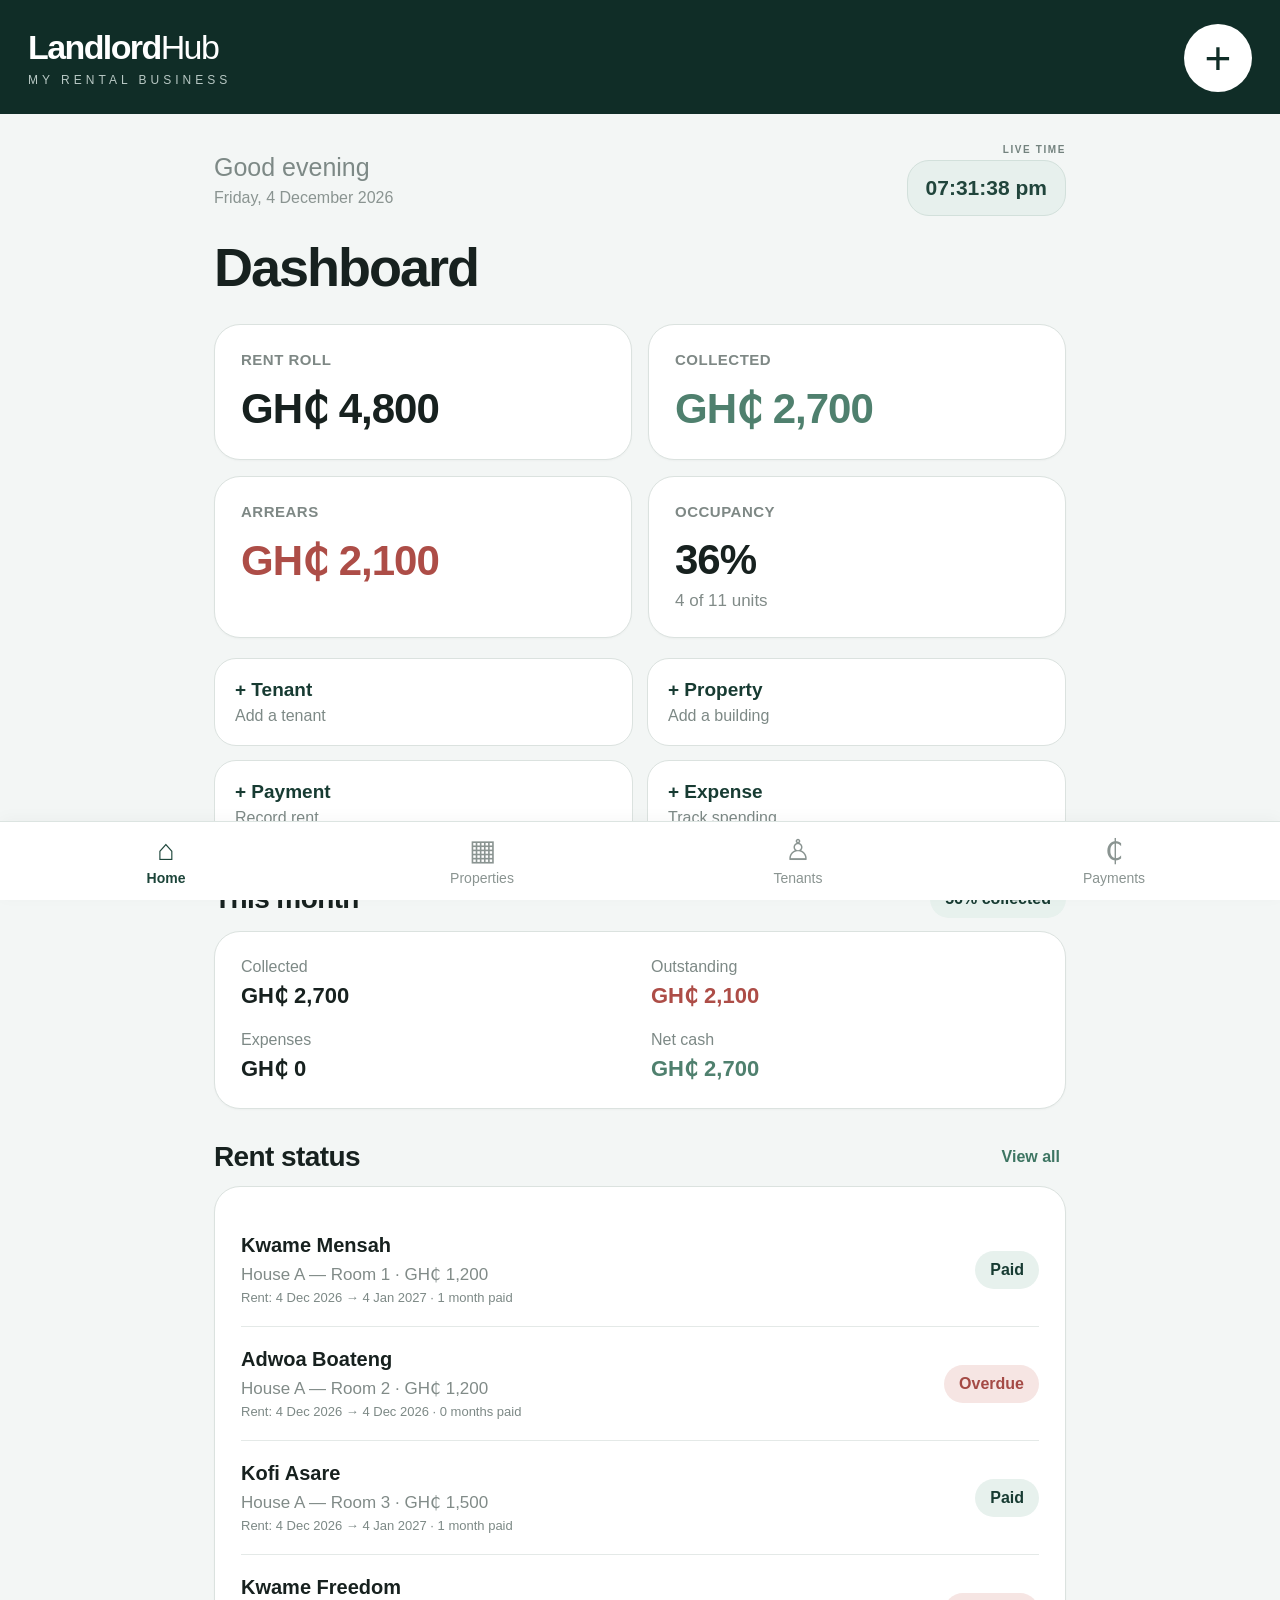
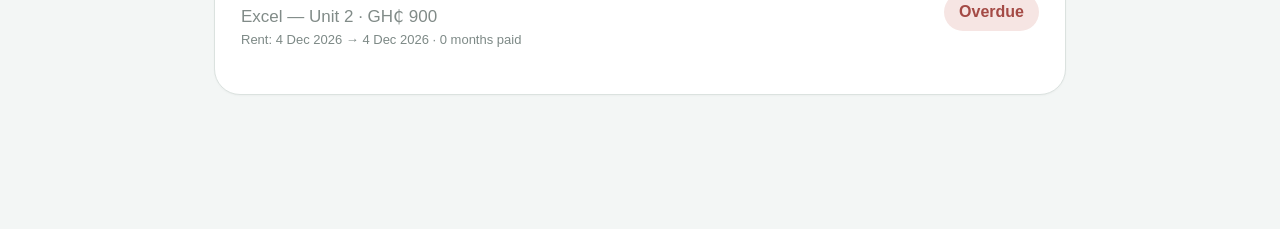
<file: index.html>
<!doctype html>
<html lang="en">
<head>
  <meta charset="utf-8">
  <meta name="viewport" content="width=device-width, initial-scale=1, viewport-fit=cover">
  <meta name="theme-color" content="#102d27">
  <meta name="apple-mobile-web-app-capable" content="yes">
  <meta name="apple-mobile-web-app-status-bar-style" content="black-translucent">
  <title>LandlordHub</title>
 <link rel="stylesheet" href="style8.css">
</head>
<body>
  <header class="topbar">
    <div>
      <div class="brand"><strong>Landlord</strong>Hub</div>
      <div class="eyebrow">MY RENTAL BUSINESS</div>
    </div>
    <button class="icon-btn" id="quickAdd" aria-label="Add">+</button>
  </header>

  <main id="app" class="app"></main>

  <nav class="bottom-nav">
    <button data-view="home" class="nav-item active"><span>⌂</span><small>Home</small></button>
    <button data-view="properties" class="nav-item"><span>▦</span><small>Properties</small></button>
    <button data-view="tenants" class="nav-item"><span>♙</span><small>Tenants</small></button>
    <button data-view="payments" class="nav-item"><span>₵</span><small>Payments</small></button>
  </nav>

  <div id="modal" class="modal hidden"></div>
  <script src="app8.js"></script>
</body>
</html>
</file>
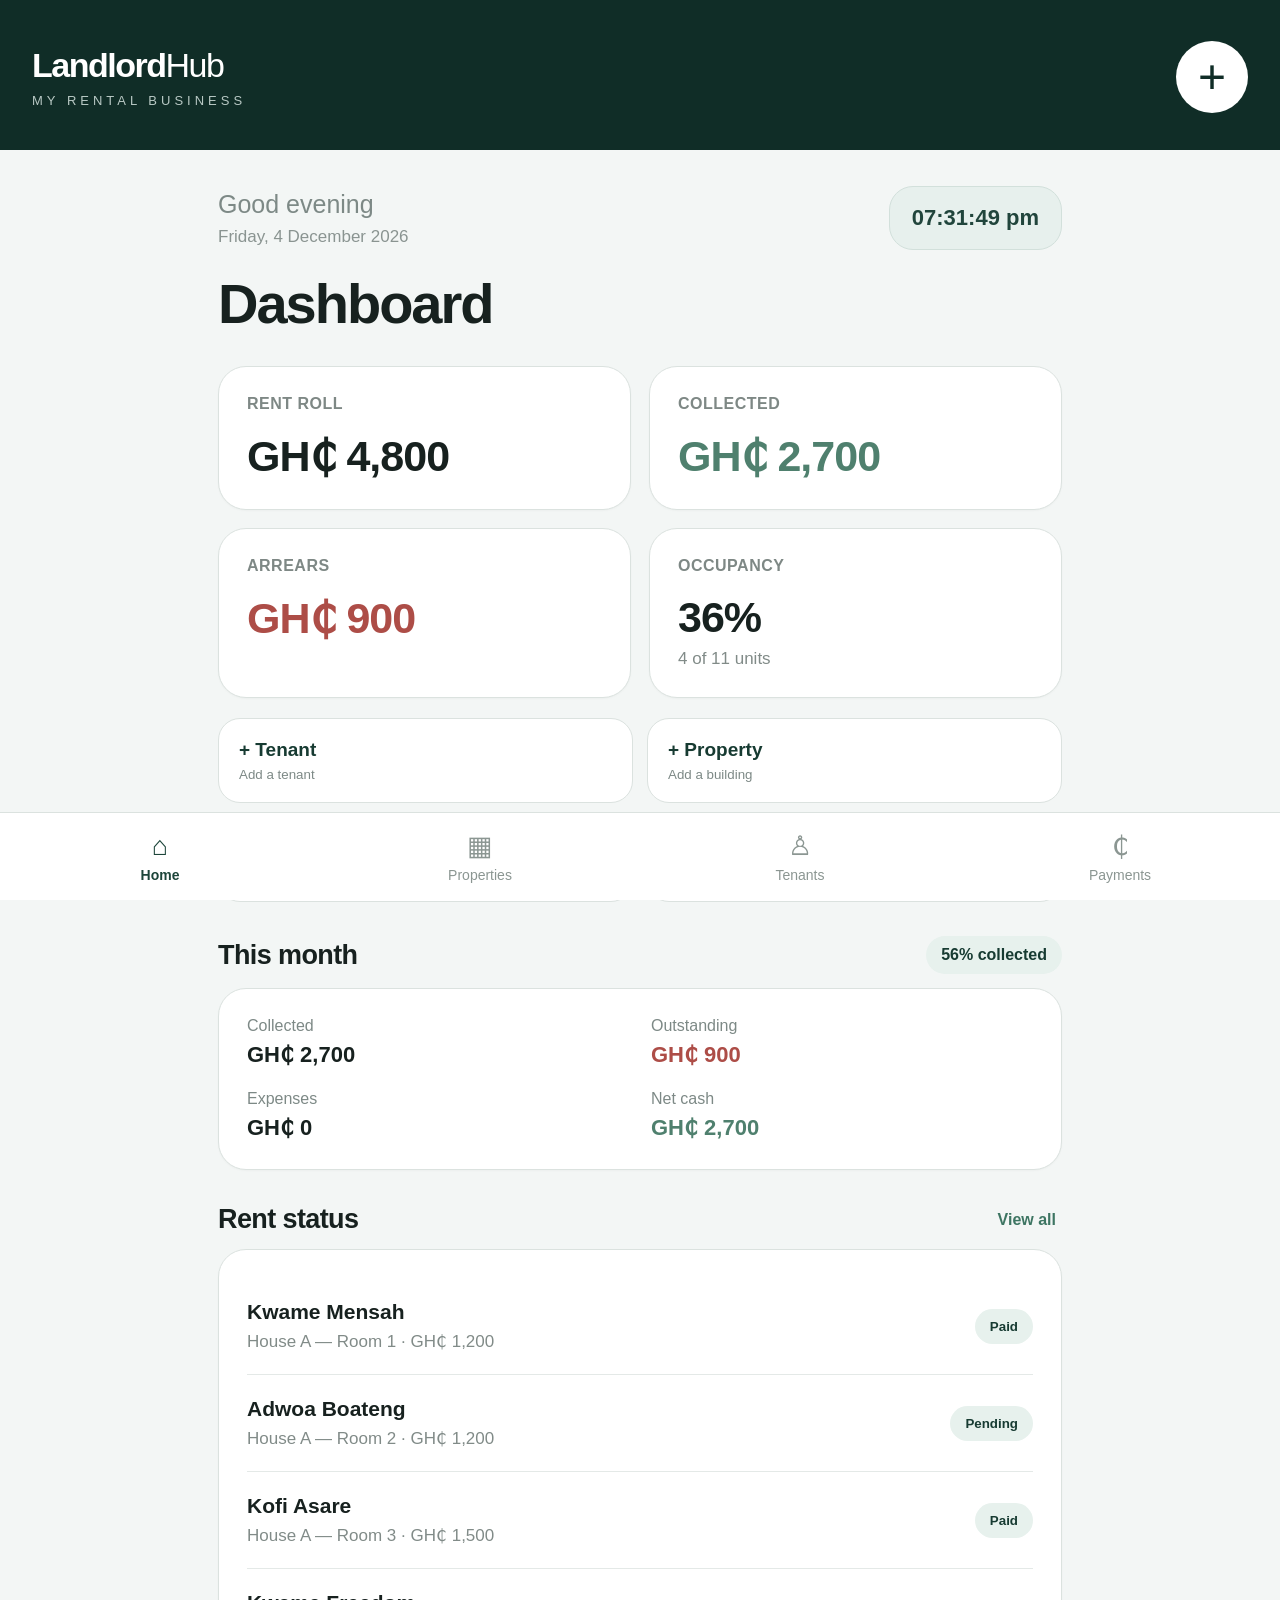
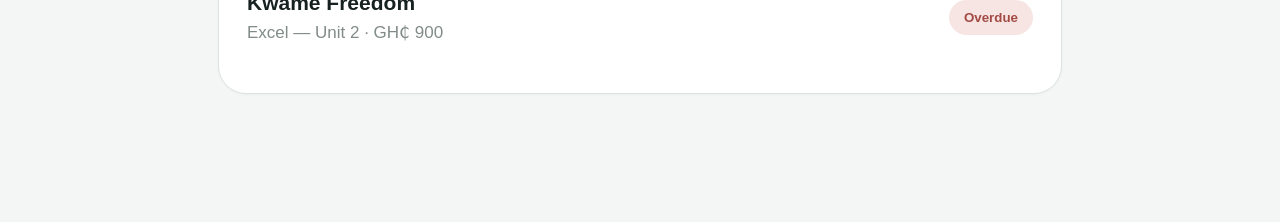
<file: index4.html>
<!doctype html>
<html lang="en">
<head>
<meta charset="utf-8"><meta name="viewport" content="width=device-width,initial-scale=1,viewport-fit=cover">
<meta name="theme-color" content="#102d27"><meta name="apple-mobile-web-app-capable" content="yes">
<title>LandlordHub V4</title><link rel="stylesheet" href="style4.css">
</head><body>
<header class="topbar"><div><div class="brand"><strong>Landlord</strong>Hub</div><div class="eyebrow">MY RENTAL BUSINESS</div></div><button class="icon-btn" id="quickAdd">+</button></header>
<main id="app" class="app"></main>
<nav class="bottom-nav"><button data-view="home" class="nav-item active"><span>⌂</span><small>Home</small></button><button data-view="properties" class="nav-item"><span>▦</span><small>Properties</small></button><button data-view="tenants" class="nav-item"><span>♙</span><small>Tenants</small></button><button data-view="payments" class="nav-item"><span>₵</span><small>Payments</small></button></nav>
<div id="modal" class="modal hidden"></div><script src="app4.js"></script></body></html>
</file>
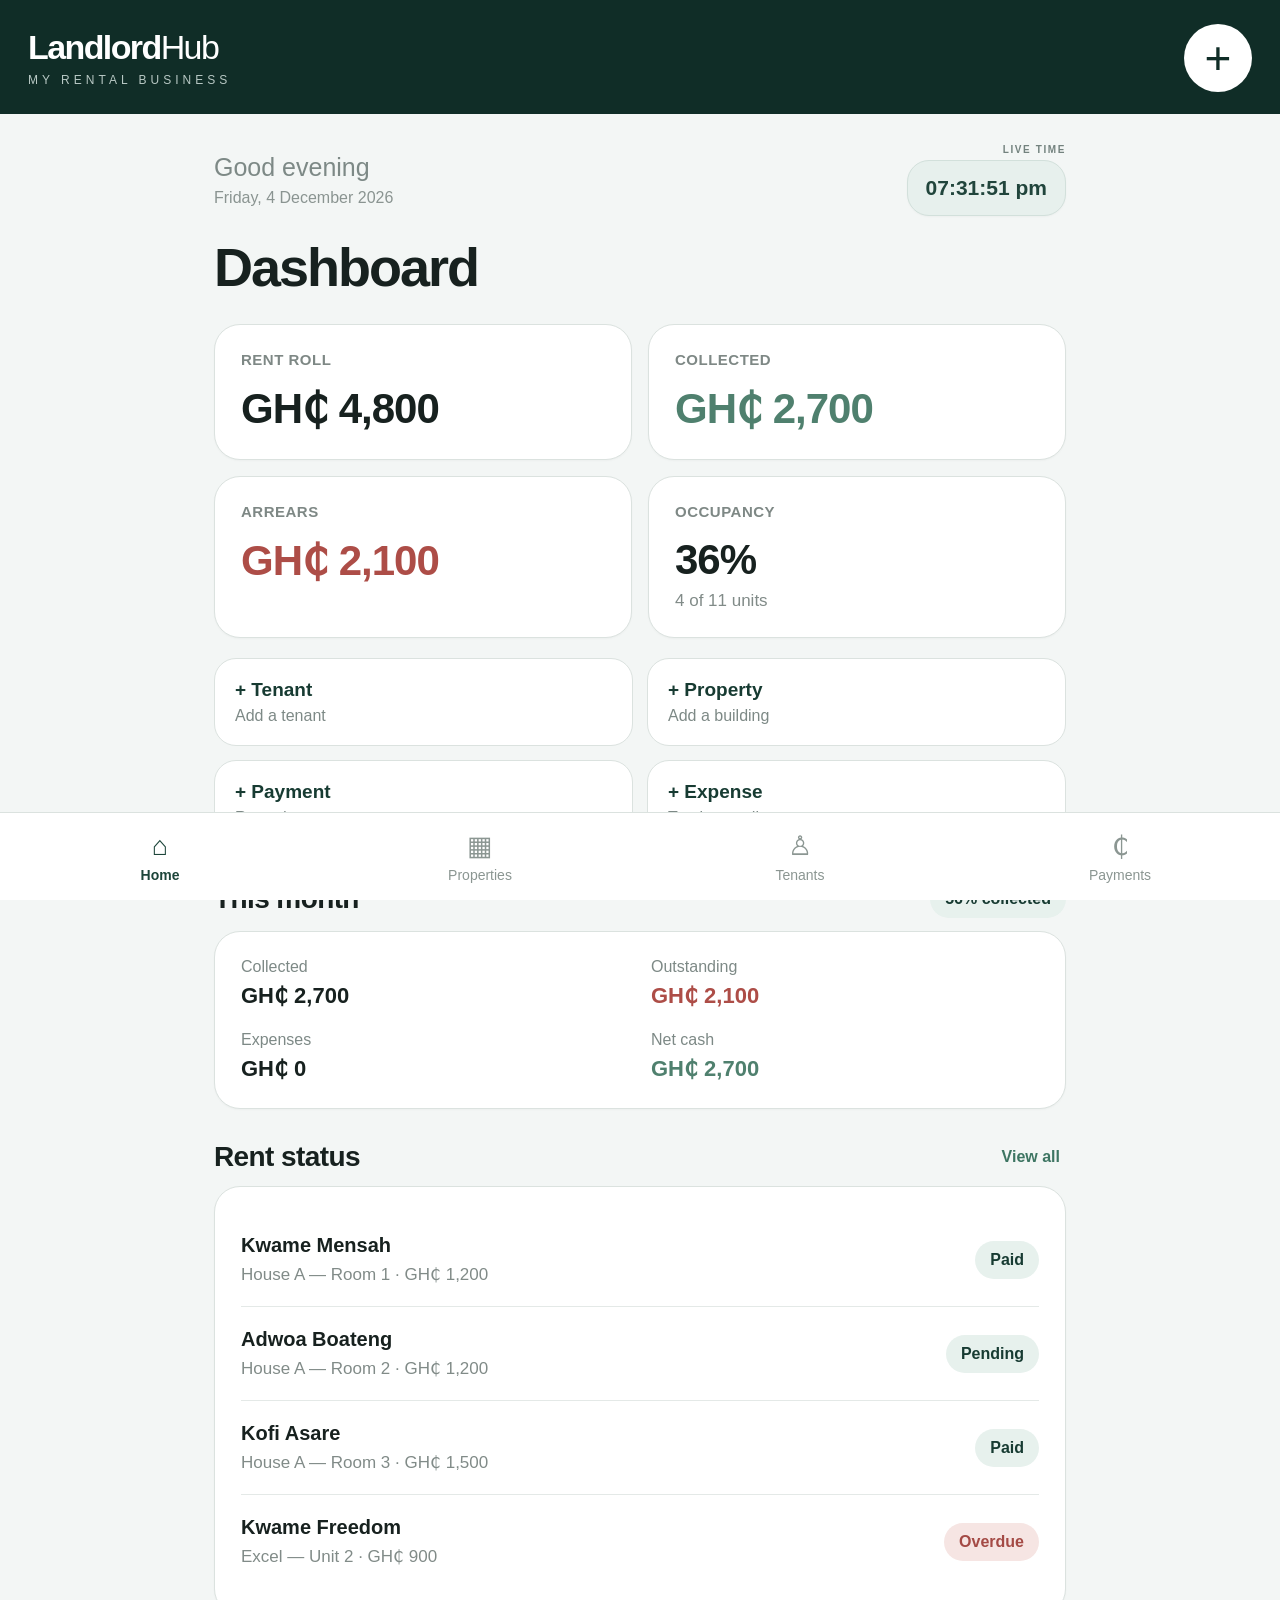
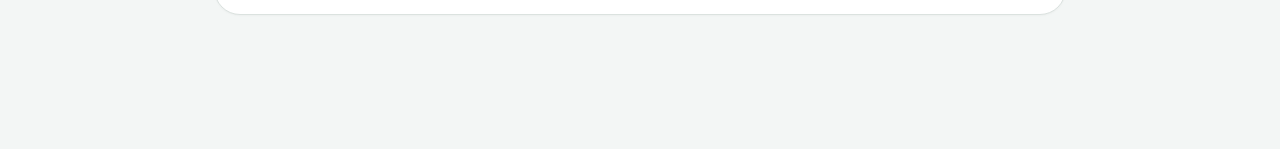
<file: index5.html>
<!doctype html>
<html lang="en">
<head>
<meta charset="utf-8">
<meta name="viewport" content="width=device-width,initial-scale=1,viewport-fit=cover">
<meta name="theme-color" content="#102d27">
<meta name="apple-mobile-web-app-capable" content="yes">
<meta name="apple-mobile-web-app-status-bar-style" content="black-translucent">
<title>LandlordHub V5</title>
<link rel="stylesheet" href="style5.css">
</head>
<body>
<header class="topbar">
  <div class="brand-block">
    <div class="brand"><strong>Landlord</strong>Hub</div>
    <div class="eyebrow">MY RENTAL BUSINESS</div>
  </div>
  <button class="icon-btn" id="quickAdd" aria-label="Add tenant">+</button>
</header>

<main id="app" class="app"></main>

<nav class="bottom-nav" aria-label="Main navigation">
  <button data-view="home" class="nav-item active"><span>⌂</span><small>Home</small></button>
  <button data-view="properties" class="nav-item"><span>▦</span><small>Properties</small></button>
  <button data-view="tenants" class="nav-item"><span>♙</span><small>Tenants</small></button>
  <button data-view="payments" class="nav-item"><span>₵</span><small>Payments</small></button>
</nav>

<div id="modal" class="modal hidden"></div>
<script src="app5.js"></script>
</body>
</html>
</file>
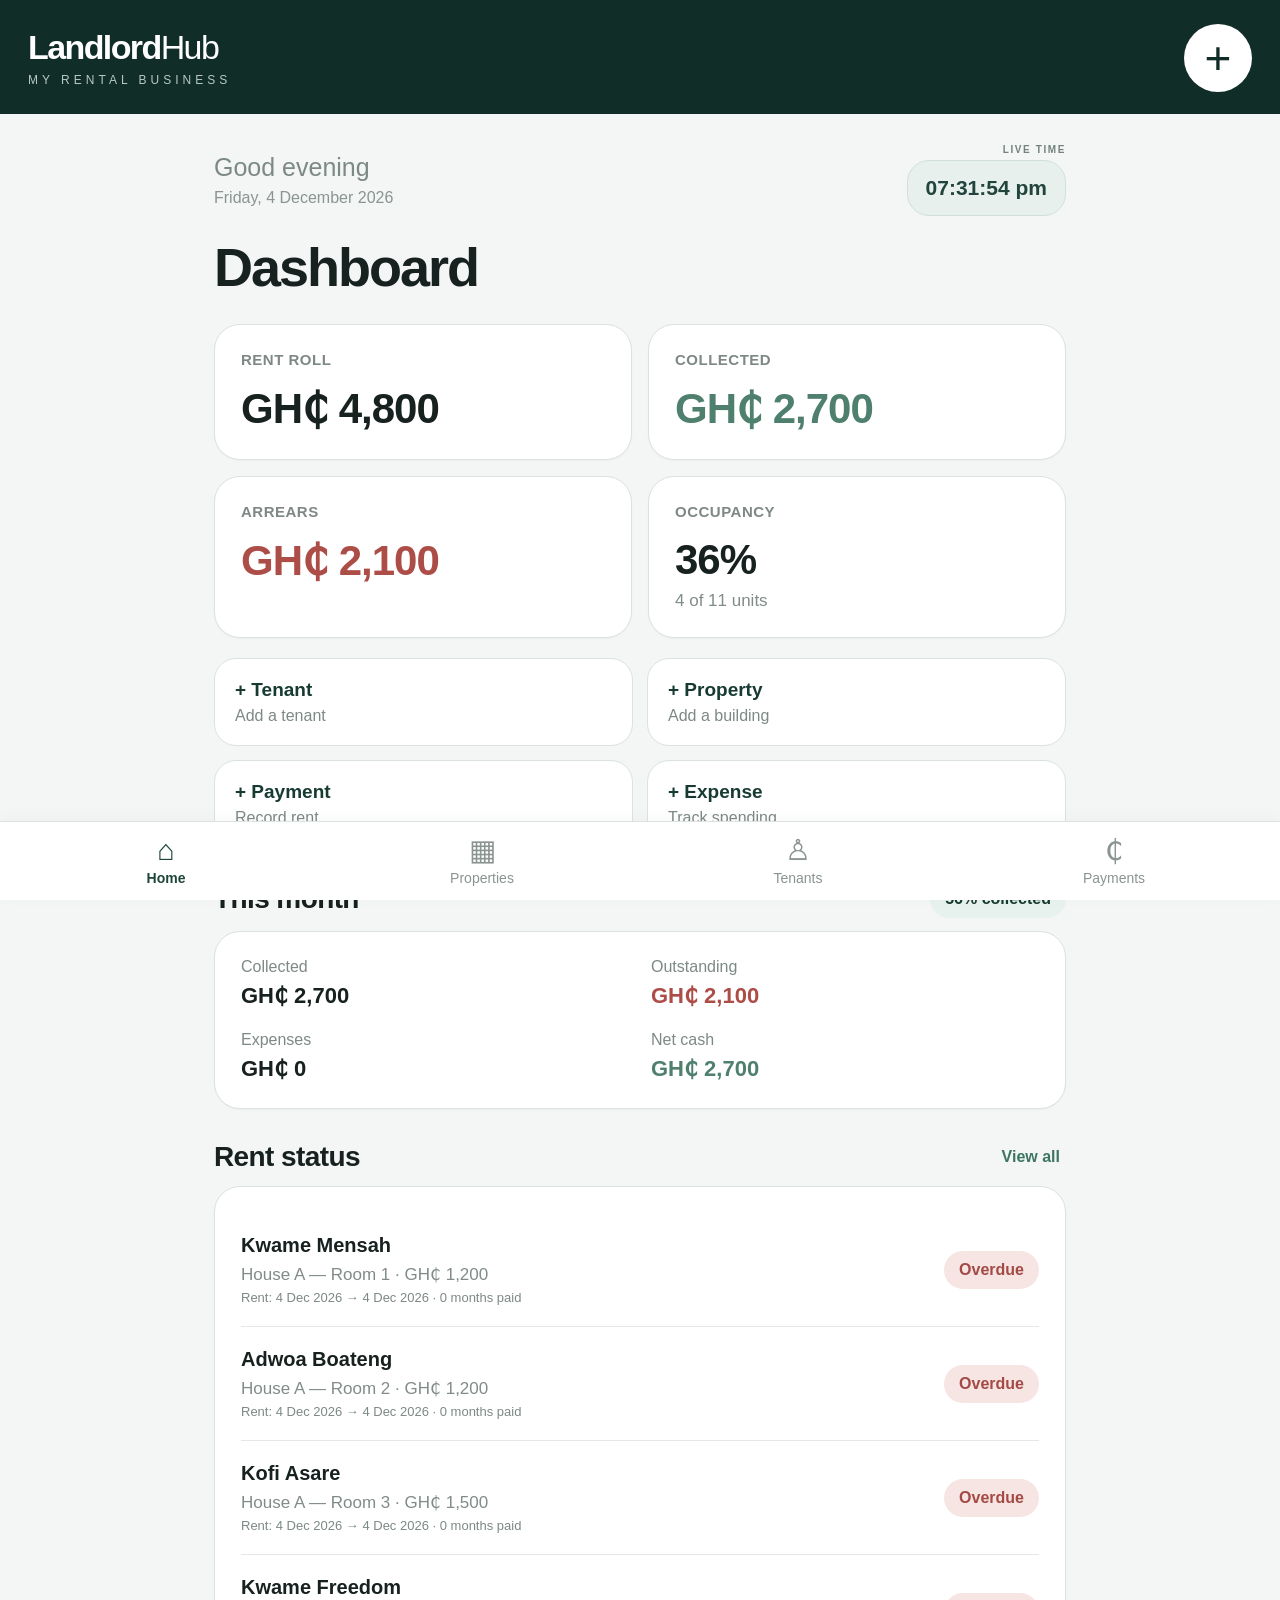
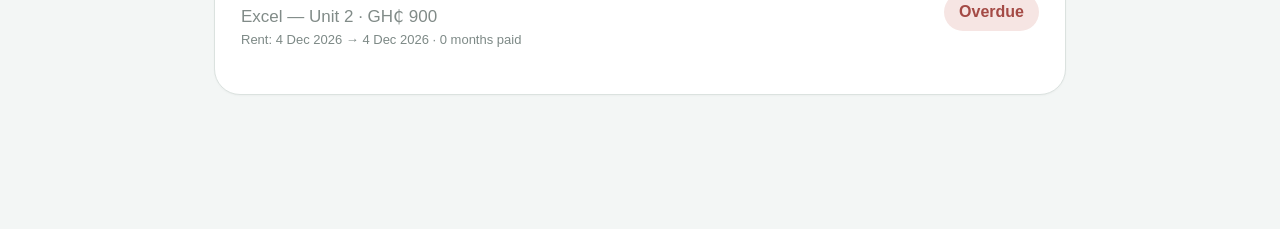
<file: index7.html>
<!doctype html>
<html lang="en">
<head>
<meta charset="utf-8">
<meta name="viewport" content="width=device-width,initial-scale=1,viewport-fit=cover">
<meta name="theme-color" content="#102d27">
<meta name="apple-mobile-web-app-capable" content="yes">
<meta name="apple-mobile-web-app-status-bar-style" content="black-translucent">
<title>LandlordHub V6</title>
<link rel="stylesheet" href="style7.css">
</head>
<body>
<header class="topbar">
  <div class="brand-block">
    <div class="brand"><strong>Landlord</strong>Hub</div>
    <div class="eyebrow">MY RENTAL BUSINESS</div>
  </div>
  <button class="icon-btn" id="quickAdd" aria-label="Add tenant">+</button>
</header>
<main id="app" class="app"></main>
<nav class="bottom-nav" aria-label="Main navigation">
  <button data-view="home" class="nav-item active"><span>⌂</span><small>Home</small></button>
  <button data-view="properties" class="nav-item"><span>▦</span><small>Properties</small></button>
  <button data-view="tenants" class="nav-item"><span>♙</span><small>Tenants</small></button>
  <button data-view="payments" class="nav-item"><span>₵</span><small>Payments</small></button>
</nav>
<div id="modal" class="modal hidden"></div>
<script src="app7.js"></script>
</body>
</html>
</file>
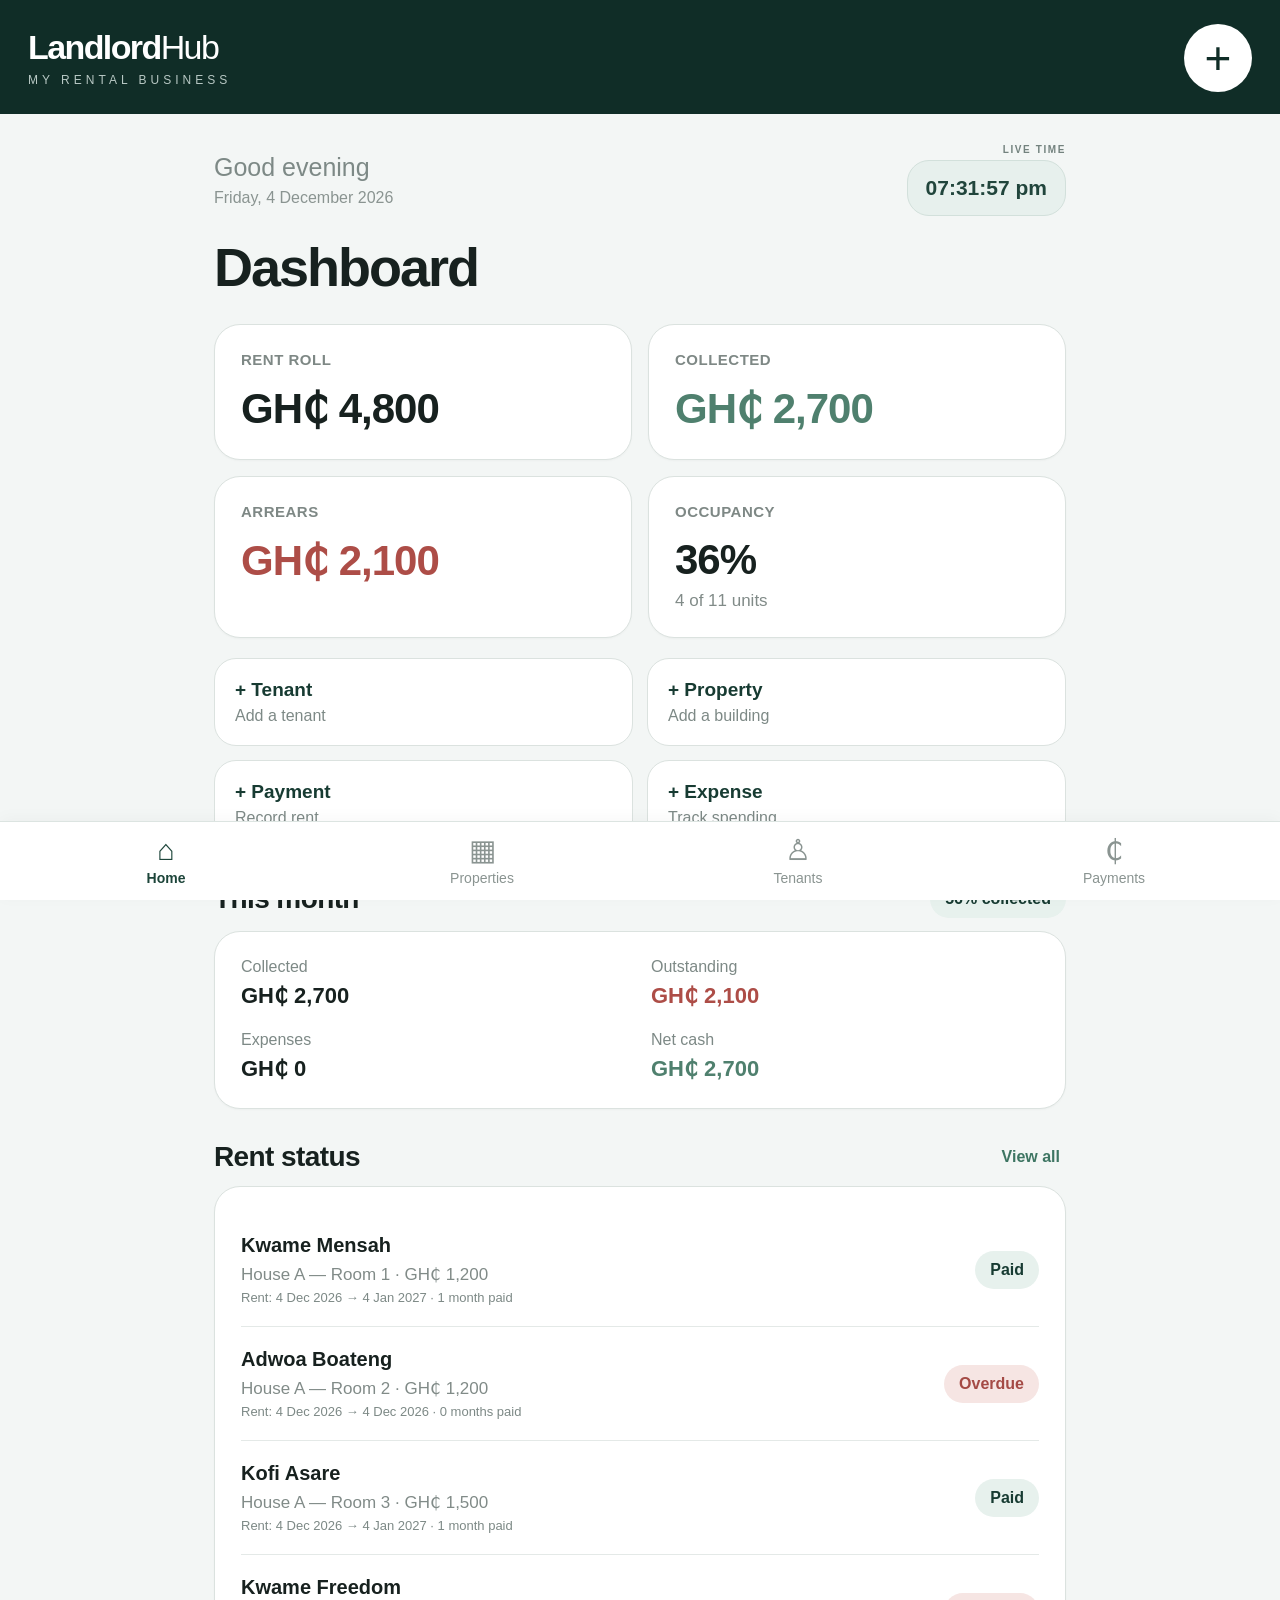
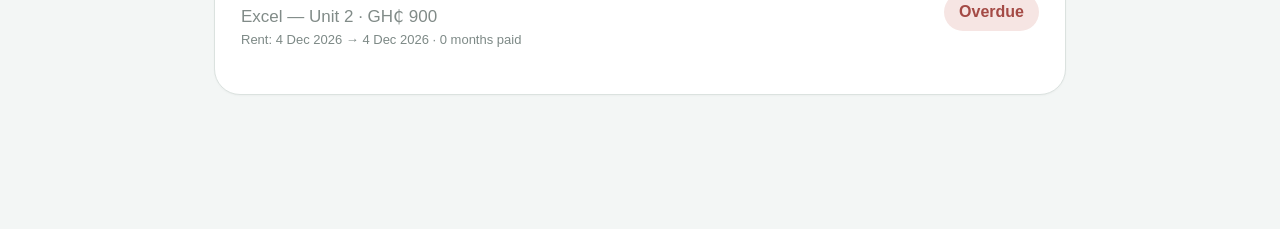
<file: index8.html>
<!doctype html>
<html lang="en">
<head>
<meta charset="utf-8">
<meta name="viewport" content="width=device-width,initial-scale=1,viewport-fit=cover">
<meta name="theme-color" content="#102d27">
<meta name="apple-mobile-web-app-capable" content="yes">
<meta name="apple-mobile-web-app-status-bar-style" content="black-translucent">
<title>LandlordHub V6</title>
<link rel="stylesheet" href="style8.css">
</head>
<body>
<header class="topbar">
  <div class="brand-block">
    <div class="brand"><strong>Landlord</strong>Hub</div>
    <div class="eyebrow">MY RENTAL BUSINESS</div>
  </div>
  <button class="icon-btn" id="quickAdd" aria-label="Add tenant">+</button>
</header>
<main id="app" class="app"></main>
<nav class="bottom-nav" aria-label="Main navigation">
  <button data-view="home" class="nav-item active"><span>⌂</span><small>Home</small></button>
  <button data-view="properties" class="nav-item"><span>▦</span><small>Properties</small></button>
  <button data-view="tenants" class="nav-item"><span>♙</span><small>Tenants</small></button>
  <button data-view="payments" class="nav-item"><span>₵</span><small>Payments</small></button>
</nav>
<div id="modal" class="modal hidden"></div>
<script src="app8.js"></script>
</body>
</html>
</file>
<file: style8.css>
*{box-sizing:border-box}
html,body{margin:0;padding:0;background:#f3f6f5;color:#17211f;font-family:-apple-system,BlinkMacSystemFont,"SF Pro Display","Segoe UI",sans-serif;-webkit-text-size-adjust:100%}
body{padding-bottom:calc(92px + env(safe-area-inset-bottom))}
button,input,select{font:inherit}button{touch-action:manipulation}
.topbar{position:relative;z-index:5;background:#102d27;color:#fff;padding:24px 28px 22px;display:flex;align-items:center;justify-content:space-between}
.brand-block{min-width:0}.brand{font-size:34px;line-height:1;letter-spacing:-1.6px}.eyebrow{font-size:12px;letter-spacing:4px;color:#b8c8c4;margin-top:9px}
.icon-btn{border:0;border-radius:50%;width:68px;height:68px;flex:0 0 68px;background:#fff;color:#102d27;font-size:46px;line-height:1;cursor:pointer}
.app{width:100%;max-width:900px;margin:0 auto;padding:30px 24px 42px}
.live-header{display:flex;justify-content:space-between;align-items:center;gap:16px;margin-bottom:8px}.greeting{font-size:25px;color:#7d8986}.live-date{font-size:16px;color:#8a9491;margin-top:7px}
.clock-wrap{display:flex;flex-direction:column;align-items:flex-end;gap:5px}.clock-label{font-size:10px;font-weight:800;letter-spacing:1.6px;color:#73827e}.digital-clock{background:#e7f0ed;border:1px solid #d2e0db;border-radius:22px;padding:15px 18px;font-size:21px;font-weight:800;color:#21453c;white-space:nowrap;font-variant-numeric:tabular-nums}
.page-title{font-size:54px;line-height:1;margin:24px 0 30px;letter-spacing:-2px}.grid{display:grid;grid-template-columns:1fr 1fr;gap:16px}.card{background:#fff;border:1px solid #dbe2df;border-radius:26px;padding:26px;box-shadow:0 1px 2px #00000008}.metric-label{font-size:15px;font-weight:800;color:#7e8885;letter-spacing:.5px}.metric{font-size:42px;font-weight:800;margin-top:16px;letter-spacing:-1px}.green{color:#4f806e}.red{color:#ad4d47}.redtext{color:#ad4d47!important}.greentext{color:#4f806e!important}.sub{color:#818b88;font-size:17px;margin-top:7px}
.section{margin-top:32px}.section-head{display:flex;justify-content:space-between;align-items:center;gap:14px;margin-bottom:13px}.section-title{font-size:28px;margin:0;letter-spacing:-.6px}.badge{display:inline-flex;align-items:center;justify-content:center;background:#e7f1ed;color:#173b32;border-radius:999px;padding:10px 15px;font-weight:800;white-space:nowrap}.badge.overdue{background:#f6e5e3;color:#a44a45}.badge.partial{background:#fff0dc;color:#8a5a17}
.tenant-row,.payment-row,.property-row,.unit-row{width:100%;border:0;background:transparent;text-align:left;display:flex;justify-content:space-between;align-items:center;gap:15px;padding:21px 0;border-bottom:1px solid #e4e9e7;color:inherit}.tenant-row:last-child,.payment-row:last-child,.property-row:last-child,.unit-row:last-child{border-bottom:0}.name{font-size:20px;font-weight:800}.tenant-click{cursor:pointer}
.quick-grid{display:grid;grid-template-columns:1fr 1fr;gap:14px;margin-top:20px}.quick-card{background:#fff;border:1px solid #dbe2df;border-radius:22px;padding:20px;text-align:left;color:#173b32;cursor:pointer}.quick-card b{display:block;font-size:19px}.quick-card span{display:block;color:#7d8986;margin-top:6px}
.finance-grid{display:grid;grid-template-columns:1fr 1fr;gap:22px}.finance-grid div{display:flex;flex-direction:column;gap:7px}.finance-grid span{color:#7d8986}.finance-grid b{font-size:22px}.toolbar{display:flex;gap:10px;margin-bottom:17px}.search{flex:1;min-width:0;border:1px solid #d6dfdb;border-radius:17px;padding:16px 17px;font-size:17px;background:#fff;outline:none}
.primary,.secondary,.link-btn{border:0;border-radius:17px;padding:14px 19px;font-weight:800;font-size:16px;cursor:pointer}.primary{background:#1d453a;color:#fff}.secondary{background:#fff;color:#1d453a;border:1px solid #cfdbd7}.link-btn{background:transparent;color:#3d7562;padding:6px}
.property-card{margin-bottom:17px}.property-top{display:flex;justify-content:space-between;gap:15px}.property-name{font-size:27px;font-weight:800}.stats{display:grid;grid-template-columns:repeat(3,1fr);gap:10px;margin-top:20px}.stat{background:#f3f6f5;border-radius:17px;padding:16px}.stat b{display:block;font-size:25px}.stat span{display:block;color:#818b88;margin-top:4px}.unit-list{margin-top:15px;background:#f8faf9;border-radius:17px;padding:0 15px}.unit-row{padding:14px 0}.unit-row div{display:flex;flex-direction:column}.unit-row span{color:#8a9491;margin-top:3px}
.mini-filters{display:flex;gap:8px;overflow:auto;margin-bottom:15px}.mini-filters span{background:#e8efed;border-radius:999px;padding:8px 12px;white-space:nowrap;color:#48645b}
.modal{position:fixed;inset:0;background:#0008;z-index:30;display:flex;align-items:flex-end}.hidden{display:none}.sheet{width:100%;max-height:94vh;overflow:auto;background:#f5f8f7;border-radius:30px 30px 0 0;padding:29px 24px 40px}.sheet-head{display:flex;justify-content:space-between;align-items:flex-start;gap:15px}.sheet h2{font-size:32px;margin:0 0 18px}.close{border:0;background:#e7eeec;border-radius:50%;width:52px;height:52px;font-size:30px;color:#2372db;cursor:pointer}
.form{display:grid;gap:15px}.form label{font-weight:700;color:#53615d}.form input,.form select{display:block;width:100%;margin-top:8px;border:1px solid #d5dfdb;border-radius:15px;padding:15px;font-size:17px;background:#fff}.form-actions{display:grid;grid-template-columns:1fr 1fr;gap:10px;margin-top:8px}.notice{background:#e7f0ed;border-radius:18px;padding:15px;color:#3d5e55;margin-bottom:8px}.calculated{background:#e7f0ed;border:1px solid #d2e0db;border-radius:17px;padding:15px}.calculated strong{display:block;color:#1d453a;font-size:20px;margin-top:4px}.helper{font-size:13px;color:#7d8986;margin-top:5px}
.profile-hero{display:flex;align-items:center;gap:14px;margin:8px 0 20px}.profile-avatar{width:58px;height:58px;border-radius:50%;background:#dfece7;color:#1d453a;display:grid;place-items:center;font-size:25px;font-weight:800}.profile-name{font-size:22px;font-weight:800}.profile-kicker{font-size:11px;letter-spacing:2px;color:#71817c;font-weight:800}.profile-grid{display:grid;grid-template-columns:1fr 1fr;gap:10px}.profile-stat{background:#fff;border:1px solid #dbe2df;border-radius:17px;padding:16px}.profile-stat span{display:block;color:#7d8986;font-size:14px}.profile-stat b{display:block;font-size:19px;margin-top:7px}.profile-actions{display:grid;grid-template-columns:1fr 1fr;gap:10px;margin:18px 0}.empty{padding:25px;text-align:center;color:#7d8986}.rent-highlight{border:2px solid #d2e4dd}
.bottom-nav{position:fixed;left:0;right:0;bottom:0;z-index:20;background:#fff;border-top:1px solid #dce4e1;display:grid;grid-template-columns:repeat(4,1fr);padding:10px 8px calc(10px + env(safe-area-inset-bottom));box-shadow:0 -3px 15px #00000008}.nav-item{border:0;background:transparent;color:#8a9491;display:flex;flex-direction:column;align-items:center;gap:5px;padding:4px;cursor:pointer}.nav-item span{font-size:29px;line-height:1}.nav-item small{font-size:14px}.nav-item.active{color:#1d453a;font-weight:800}
@media(max-width:520px){.app{padding:27px 20px 40px}.page-title{font-size:50px}.grid{gap:12px}.card{padding:22px}.metric{font-size:37px}.digital-clock{font-size:18px;padding:13px 14px}.live-header{align-items:flex-start}.live-date{font-size:14px}.sheet{padding-left:20px;padding-right:20px}.brand{font-size:31px}}

.live-rent{background:#f4f8f6;border:1px solid #d8e4df;border-radius:18px;padding:16px;margin:16px 0}.live-rent-head{display:flex;justify-content:space-between;gap:12px;align-items:center}.live-rent-head strong{display:block;color:#173f35;margin-top:3px}.live-pill{display:inline-flex;align-items:center;padding:8px 11px;border-radius:999px;font-size:12px;font-weight:800;white-space:nowrap}.live-pill.paid{background:#dff2e8;color:#17613d}.live-pill.pending{background:#fff0c9;color:#795900}.live-pill.overdue{background:#fde1e1;color:#9d2929}.live-rent-grid{display:grid;grid-template-columns:1fr 1fr;gap:10px;margin-top:14px}.live-rent-grid>div{background:#fff;border-radius:13px;padding:11px}.live-rent-grid span{display:block;font-size:12px;color:#7b8783}.live-rent-grid b{display:block;margin-top:4px;color:#253c35;font-size:14px}.rent-progress{margin-top:14px}.rent-progress-top{display:flex;justify-content:space-between;font-size:12px;color:#66736f;margin-bottom:7px}.rent-track{height:9px;background:#dfe7e3;border-radius:999px;overflow:hidden}.rent-fill{height:100%;background:#2f6f5d;border-radius:999px}.live-rent-note{font-size:12px;color:#68746f;line-height:1.45;margin-top:12px}@media(max-width:420px){.live-rent-grid{grid-template-columns:1fr}.live-rent-head{align-items:flex-start;flex-direction:column}}
</file>
<file: style4.css>
*{box-sizing:border-box}html,body{margin:0;padding:0;background:#f3f6f5;color:#17211f;font-family:-apple-system,BlinkMacSystemFont,"SF Pro Display","Segoe UI",sans-serif}body{padding-bottom:92px}.topbar{position:sticky;top:0;z-index:10;background:#102d27;color:#fff;padding:28px 32px 24px;display:flex;align-items:center;justify-content:space-between;min-height:150px}.brand{font-size:34px;letter-spacing:-1.5px}.eyebrow{font-size:13px;letter-spacing:4px;color:#b8c8c4;margin-top:8px}.icon-btn{border:0;border-radius:50%;width:72px;height:72px;background:#fff;color:#102d27;font-size:48px;line-height:1}.app{max-width:900px;margin:0 auto;padding:36px 28px}.live-header{display:flex;justify-content:space-between;align-items:center;gap:18px}.greeting{font-size:25px;color:#7d8986}.live-date{font-size:17px;color:#8a9491;margin-top:8px}.digital-clock{background:#e7f0ed;border:1px solid #d2e0db;border-radius:24px;padding:18px 22px;font-size:22px;font-weight:800;color:#21453c;white-space:nowrap}.page-title{font-size:56px;line-height:1;margin:26px 0 34px;letter-spacing:-2px}.grid{display:grid;grid-template-columns:1fr 1fr;gap:18px}.card{background:#fff;border:1px solid #dbe2df;border-radius:28px;padding:28px;box-shadow:0 1px 2px #00000008}.metric-label{font-size:16px;font-weight:800;color:#7e8885;letter-spacing:.5px}.metric{font-size:43px;font-weight:800;margin-top:18px;letter-spacing:-1px}.green{color:#4f806e}.red{color:#ad4d47}.redtext{color:#ad4d47!important}.greentext{color:#4f806e!important}.sub{color:#818b88;font-size:17px;margin-top:7px}.section{margin-top:34px}.section-head{display:flex;justify-content:space-between;align-items:center;gap:14px;margin-bottom:14px}.section-title{font-size:27px;margin:0;letter-spacing:-.6px}.badge{display:inline-flex;align-items:center;justify-content:center;background:#e7f1ed;color:#173b32;border-radius:999px;padding:10px 15px;font-weight:800}.badge.overdue{background:#f6e5e3;color:#a44a45}.tenant-row,.payment-row,.property-row,.unit-row{width:100%;border:0;background:transparent;text-align:left;display:flex;justify-content:space-between;align-items:center;gap:15px;padding:22px 0;border-bottom:1px solid #e4e9e7;color:inherit}.tenant-row:last-child,.payment-row:last-child,.property-row:last-child,.unit-row:last-child{border-bottom:0}.name{font-size:21px;font-weight:800}.tenant-click{cursor:pointer}.quick-grid{display:grid;grid-template-columns:1fr 1fr;gap:14px;margin-top:20px}.quick-card{background:#fff;border:1px solid #dbe2df;border-radius:22px;padding:20px;text-align:left;color:#173b32}.quick-card b{display:block;font-size:19px}.quick-card span{display:block;color:#7d8986;margin-top:6px}.finance-grid{display:grid;grid-template-columns:1fr 1fr;gap:22px}.finance-grid div{display:flex;flex-direction:column;gap:7px}.finance-grid span{color:#7d8986}.finance-grid b{font-size:22px}.toolbar{display:flex;gap:12px;margin-bottom:18px}.search{flex:1;min-width:0;border:1px solid #d6dfdb;border-radius:18px;padding:17px 18px;font-size:18px;background:#fff}.primary,.secondary,.link-btn{border:0;border-radius:18px;padding:15px 20px;font-weight:800;font-size:16px;cursor:pointer}.primary{background:#1d453a;color:#fff}.secondary{background:#fff;color:#1d453a;border:1px solid #cfdbd7}.link-btn{background:transparent;color:#3d7562;padding:6px}.property-card{margin-bottom:18px}.property-top{display:flex;justify-content:space-between;gap:15px}.property-name{font-size:28px;font-weight:800}.stats{display:grid;grid-template-columns:repeat(3,1fr);gap:12px;margin-top:22px}.stat{background:#f3f6f5;border-radius:18px;padding:17px}.stat b{display:block;font-size:26px}.stat span{display:block;color:#818b88;margin-top:4px}.unit-list{margin-top:16px;background:#f8faf9;border-radius:18px;padding:0 16px}.unit-row{padding:15px 0}.unit-row div{display:flex;flex-direction:column}.unit-row span{color:#8a9491;margin-top:3px}.mini-filters{display:flex;gap:8px;overflow:auto;margin-bottom:15px}.mini-filters span{background:#e8efed;border-radius:999px;padding:8px 12px;white-space:nowrap;color:#48645b}.modal{position:fixed;inset:0;background:#0008;z-index:30;display:flex;align-items:flex-end}.hidden{display:none}.sheet{width:100%;max-height:92vh;overflow:auto;background:#f5f8f7;border-radius:30px 30px 0 0;padding:30px 26px 40px}.sheet-head{display:flex;justify-content:space-between;align-items:flex-start;gap:15px}.sheet h2{font-size:32px;margin:0 0 18px}.close{border:0;background:#e7eeec;border-radius:50%;width:52px;height:52px;font-size:30px;color:#2372db}.form{display:grid;gap:16px}.form label{font-weight:700;color:#53615d}.form input,.form select{display:block;width:100%;margin-top:8px;border:1px solid #d5dfdb;border-radius:15px;padding:15px;font-size:17px;background:#fff}.form-actions{display:grid;grid-template-columns:1fr 1fr;gap:10px;margin-top:8px}.notice{background:#e7f0ed;border-radius:18px;padding:15px;color:#3d5e55;margin-bottom:18px}.profile-kicker{font-size:13px;letter-spacing:3px;color:#75827e;font-weight:800}.profile-hero{display:flex;align-items:center;gap:18px;background:#e9f2ef;border-radius:25px;padding:20px;margin:10px 0 20px}.profile-avatar{width:76px;height:76px;border-radius:50%;display:flex;align-items:center;justify-content:center;background:#1d453a;color:#fff;font-size:34px;font-weight:800}.profile-name{font-size:25px;font-weight:800}.profile-grid{display:grid;grid-template-columns:1fr 1fr;gap:12px}.profile-stat{background:#fff;border:1px solid #dbe2df;border-radius:20px;padding:18px}.profile-stat span{display:block;color:#7d8986}.profile-stat b{display:block;font-size:21px;margin-top:8px}.profile-actions{display:grid;grid-template-columns:1fr 1fr;gap:12px;margin-top:16px}.empty{text-align:center;color:#87918e;padding:30px}.payment-row strong{font-size:20px}@media(max-width:600px){.topbar{padding:24px 24px 20px;min-height:130px}.brand{font-size:30px}.icon-btn{width:64px;height:64px}.app{padding:28px 20px}.page-title{font-size:48px}.digital-clock{font-size:17px;padding:14px 15px}.metric{font-size:37px}.card{padding:23px;border-radius:24px}.name{font-size:18px}.property-name{font-size:24px}.sheet{padding:25px 20px 36px}}
.bottom-nav{position:fixed;left:0;right:0;bottom:0;z-index:20;background:#fff;border-top:1px solid #dbe2df;height:88px;display:grid;grid-template-columns:repeat(4,1fr);padding-bottom:env(safe-area-inset-bottom)}.nav-item{border:0;background:transparent;color:#8b9692;display:flex;flex-direction:column;align-items:center;justify-content:center;gap:5px;font-size:27px}.nav-item small{font-size:14px}.nav-item.active{color:#1d453a;font-weight:800}
</file>
<file: style5.css>
*{box-sizing:border-box}
html,body{margin:0;padding:0;background:#f3f6f5;color:#17211f;font-family:-apple-system,BlinkMacSystemFont,"SF Pro Display","Segoe UI",sans-serif;-webkit-text-size-adjust:100%}
body{padding-bottom:calc(92px + env(safe-area-inset-bottom))}
button,input,select{font:inherit}
button{touch-action:manipulation}

/* V5: compact non-sticky header so it never covers page content on iPhone */
.topbar{position:relative;z-index:5;background:#102d27;color:#fff;padding:24px 28px 22px;display:flex;align-items:center;justify-content:space-between;min-height:0}
.brand-block{min-width:0}.brand{font-size:34px;line-height:1;letter-spacing:-1.6px}.eyebrow{font-size:12px;letter-spacing:4px;color:#b8c8c4;margin-top:9px}
.icon-btn{border:0;border-radius:50%;width:68px;height:68px;flex:0 0 68px;background:#fff;color:#102d27;font-size:46px;line-height:1;cursor:pointer}

.app{width:100%;max-width:900px;margin:0 auto;padding:30px 24px 42px}
.live-header{display:flex;justify-content:space-between;align-items:center;gap:16px;margin-bottom:8px}.greeting{font-size:25px;color:#7d8986}.live-date{font-size:16px;color:#8a9491;margin-top:7px}
.clock-wrap{display:flex;flex-direction:column;align-items:flex-end;gap:5px}.clock-label{font-size:10px;font-weight:800;letter-spacing:1.6px;color:#73827e}.digital-clock{background:#e7f0ed;border:1px solid #d2e0db;border-radius:22px;padding:15px 18px;font-size:21px;font-weight:800;color:#21453c;white-space:nowrap;font-variant-numeric:tabular-nums;box-shadow:0 1px 2px #00000008}
.page-title{font-size:54px;line-height:1;margin:24px 0 30px;letter-spacing:-2px}.grid{display:grid;grid-template-columns:1fr 1fr;gap:16px}.card{background:#fff;border:1px solid #dbe2df;border-radius:26px;padding:26px;box-shadow:0 1px 2px #00000008}.metric-label{font-size:15px;font-weight:800;color:#7e8885;letter-spacing:.5px}.metric{font-size:42px;font-weight:800;margin-top:16px;letter-spacing:-1px}.green{color:#4f806e}.red{color:#ad4d47}.redtext{color:#ad4d47!important}.greentext{color:#4f806e!important}.sub{color:#818b88;font-size:17px;margin-top:7px}
.section{margin-top:32px}.section-head{display:flex;justify-content:space-between;align-items:center;gap:14px;margin-bottom:13px}.section-title{font-size:28px;margin:0;letter-spacing:-.6px}.badge{display:inline-flex;align-items:center;justify-content:center;background:#e7f1ed;color:#173b32;border-radius:999px;padding:10px 15px;font-weight:800;white-space:nowrap}.badge.overdue{background:#f6e5e3;color:#a44a45}.badge.partial{background:#fff0dc;color:#8a5a17}
.tenant-row,.payment-row,.property-row,.unit-row{width:100%;border:0;background:transparent;text-align:left;display:flex;justify-content:space-between;align-items:center;gap:15px;padding:21px 0;border-bottom:1px solid #e4e9e7;color:inherit}.tenant-row:last-child,.payment-row:last-child,.property-row:last-child,.unit-row:last-child{border-bottom:0}.name{font-size:20px;font-weight:800}.tenant-click{cursor:pointer}
.quick-grid{display:grid;grid-template-columns:1fr 1fr;gap:14px;margin-top:20px}.quick-card{background:#fff;border:1px solid #dbe2df;border-radius:22px;padding:20px;text-align:left;color:#173b32;cursor:pointer}.quick-card b{display:block;font-size:19px}.quick-card span{display:block;color:#7d8986;margin-top:6px}
.finance-grid{display:grid;grid-template-columns:1fr 1fr;gap:22px}.finance-grid div{display:flex;flex-direction:column;gap:7px}.finance-grid span{color:#7d8986}.finance-grid b{font-size:22px}.toolbar{display:flex;gap:10px;margin-bottom:17px}.search{flex:1;min-width:0;border:1px solid #d6dfdb;border-radius:17px;padding:16px 17px;font-size:17px;background:#fff;outline:none}.search:focus{border-color:#6c9588}
.primary,.secondary,.link-btn{border:0;border-radius:17px;padding:14px 19px;font-weight:800;font-size:16px;cursor:pointer}.primary{background:#1d453a;color:#fff}.secondary{background:#fff;color:#1d453a;border:1px solid #cfdbd7}.link-btn{background:transparent;color:#3d7562;padding:6px}
.property-card{margin-bottom:17px}.property-top{display:flex;justify-content:space-between;gap:15px}.property-name{font-size:27px;font-weight:800}.stats{display:grid;grid-template-columns:repeat(3,1fr);gap:10px;margin-top:20px}.stat{background:#f3f6f5;border-radius:17px;padding:16px}.stat b{display:block;font-size:25px}.stat span{display:block;color:#818b88;margin-top:4px}.unit-list{margin-top:15px;background:#f8faf9;border-radius:17px;padding:0 15px}.unit-row{padding:14px 0}.unit-row div{display:flex;flex-direction:column}.unit-row span{color:#8a9491;margin-top:3px}
.mini-filters{display:flex;gap:8px;overflow:auto;margin-bottom:15px}.mini-filters span{background:#e8efed;border-radius:999px;padding:8px 12px;white-space:nowrap;color:#48645b}
.modal{position:fixed;inset:0;background:#0008;z-index:30;display:flex;align-items:flex-end}.hidden{display:none}.sheet{width:100%;max-height:92vh;overflow:auto;background:#f5f8f7;border-radius:30px 30px 0 0;padding:29px 24px 40px}.sheet-head{display:flex;justify-content:space-between;align-items:flex-start;gap:15px}.sheet h2{font-size:32px;margin:0 0 18px}.close{border:0;background:#e7eeec;border-radius:50%;width:52px;height:52px;font-size:30px;color:#2372db;cursor:pointer}.form{display:grid;gap:15px}.form label{font-weight:700;color:#53615d}.form input,.form select{display:block;width:100%;margin-top:8px;border:1px solid #d5dfdb;border-radius:15px;padding:15px;font-size:17px;background:#fff}.form-actions{display:grid;grid-template-columns:1fr 1fr;gap:10px;margin-top:8px}.notice{background:#e7f0ed;border-radius:18px;padding:15px;color:#3d5e55;margin-bottom:18px}
.profile-kicker{font-size:13px;letter-spacing:3px;color:#75827e;font-weight:800}.profile-hero{display:flex;align-items:center;gap:18px;background:#e9f2ef;border-radius:25px;padding:20px;margin:10px 0 20px}.profile-avatar{width:76px;height:76px;border-radius:50%;display:flex;align-items:center;justify-content:center;background:#1d453a;color:#fff;font-size:34px;font-weight:800}.profile-name{font-size:25px;font-weight:800}.profile-grid{display:grid;grid-template-columns:1fr 1fr;gap:12px}.profile-stat{background:#fff;border:1px solid #dbe2df;border-radius:20px;padding:18px}.profile-stat span{display:block;color:#7d8986}.profile-stat b{display:block;font-size:21px;margin-top:8px}.profile-actions{display:grid;grid-template-columns:1fr 1fr;gap:12px;margin-top:16px}.empty{text-align:center;color:#87918e;padding:30px}.payment-row strong{font-size:20px}
.bottom-nav{position:fixed;left:0;right:0;bottom:0;z-index:20;background:#fff;border-top:1px solid #dbe2df;min-height:88px;height:calc(88px + env(safe-area-inset-bottom));display:grid;grid-template-columns:repeat(4,1fr);padding-bottom:env(safe-area-inset-bottom)}.nav-item{border:0;background:transparent;color:#8b9692;display:flex;flex-direction:column;align-items:center;justify-content:center;gap:5px;font-size:27px;cursor:pointer}.nav-item small{font-size:14px}.nav-item.active{color:#1d453a;font-weight:800}

@media(max-width:600px){.topbar{padding:21px 20px 19px}.brand{font-size:30px}.eyebrow{font-size:10px;letter-spacing:3.4px}.icon-btn{width:62px;height:62px;flex-basis:62px;font-size:43px}.app{padding:25px 18px 38px}.live-header{align-items:flex-start}.greeting{font-size:22px}.live-date{font-size:15px;max-width:230px}.digital-clock{font-size:16px;padding:13px 13px;border-radius:18px}.clock-label{font-size:9px}.page-title{font-size:46px;margin:22px 0 27px}.grid{gap:12px}.card{padding:21px;border-radius:23px}.metric{font-size:35px}.metric-label{font-size:14px}.sub{font-size:15px}.quick-grid{gap:11px}.quick-card{padding:18px}.quick-card b{font-size:18px}.quick-card span{font-size:15px}.section-title{font-size:26px}.name{font-size:18px}.property-name{font-size:23px}.stats{gap:8px}.stat{padding:14px}.stat b{font-size:23px}.toolbar{gap:8px}.search{font-size:16px;padding:14px}.primary,.secondary{padding:13px 15px}.sheet{padding:25px 20px 36px}}
@media(max-width:390px){.live-header{display:block}.clock-wrap{align-items:flex-start;margin-top:12px}.grid{grid-template-columns:1fr}.finance-grid{gap:15px}.page-title{font-size:43px}}
</file>
<file: style7.css>
*{box-sizing:border-box}
html,body{margin:0;padding:0;background:#f3f6f5;color:#17211f;font-family:-apple-system,BlinkMacSystemFont,"SF Pro Display","Segoe UI",sans-serif;-webkit-text-size-adjust:100%}
body{padding-bottom:calc(92px + env(safe-area-inset-bottom))}
button,input,select{font:inherit}button{touch-action:manipulation}
.topbar{position:relative;z-index:5;background:#102d27;color:#fff;padding:24px 28px 22px;display:flex;align-items:center;justify-content:space-between}
.brand-block{min-width:0}.brand{font-size:34px;line-height:1;letter-spacing:-1.6px}.eyebrow{font-size:12px;letter-spacing:4px;color:#b8c8c4;margin-top:9px}
.icon-btn{border:0;border-radius:50%;width:68px;height:68px;flex:0 0 68px;background:#fff;color:#102d27;font-size:46px;line-height:1;cursor:pointer}
.app{width:100%;max-width:900px;margin:0 auto;padding:30px 24px 42px}
.live-header{display:flex;justify-content:space-between;align-items:center;gap:16px;margin-bottom:8px}.greeting{font-size:25px;color:#7d8986}.live-date{font-size:16px;color:#8a9491;margin-top:7px}
.clock-wrap{display:flex;flex-direction:column;align-items:flex-end;gap:5px}.clock-label{font-size:10px;font-weight:800;letter-spacing:1.6px;color:#73827e}.digital-clock{background:#e7f0ed;border:1px solid #d2e0db;border-radius:22px;padding:15px 18px;font-size:21px;font-weight:800;color:#21453c;white-space:nowrap;font-variant-numeric:tabular-nums}
.page-title{font-size:54px;line-height:1;margin:24px 0 30px;letter-spacing:-2px}.grid{display:grid;grid-template-columns:1fr 1fr;gap:16px}.card{background:#fff;border:1px solid #dbe2df;border-radius:26px;padding:26px;box-shadow:0 1px 2px #00000008}.metric-label{font-size:15px;font-weight:800;color:#7e8885;letter-spacing:.5px}.metric{font-size:42px;font-weight:800;margin-top:16px;letter-spacing:-1px}.green{color:#4f806e}.red{color:#ad4d47}.redtext{color:#ad4d47!important}.greentext{color:#4f806e!important}.sub{color:#818b88;font-size:17px;margin-top:7px}
.section{margin-top:32px}.section-head{display:flex;justify-content:space-between;align-items:center;gap:14px;margin-bottom:13px}.section-title{font-size:28px;margin:0;letter-spacing:-.6px}.badge{display:inline-flex;align-items:center;justify-content:center;background:#e7f1ed;color:#173b32;border-radius:999px;padding:10px 15px;font-weight:800;white-space:nowrap}.badge.overdue{background:#f6e5e3;color:#a44a45}.badge.partial{background:#fff0dc;color:#8a5a17}
.tenant-row,.payment-row,.property-row,.unit-row{width:100%;border:0;background:transparent;text-align:left;display:flex;justify-content:space-between;align-items:center;gap:15px;padding:21px 0;border-bottom:1px solid #e4e9e7;color:inherit}.tenant-row:last-child,.payment-row:last-child,.property-row:last-child,.unit-row:last-child{border-bottom:0}.name{font-size:20px;font-weight:800}.tenant-click{cursor:pointer}
.quick-grid{display:grid;grid-template-columns:1fr 1fr;gap:14px;margin-top:20px}.quick-card{background:#fff;border:1px solid #dbe2df;border-radius:22px;padding:20px;text-align:left;color:#173b32;cursor:pointer}.quick-card b{display:block;font-size:19px}.quick-card span{display:block;color:#7d8986;margin-top:6px}
.finance-grid{display:grid;grid-template-columns:1fr 1fr;gap:22px}.finance-grid div{display:flex;flex-direction:column;gap:7px}.finance-grid span{color:#7d8986}.finance-grid b{font-size:22px}.toolbar{display:flex;gap:10px;margin-bottom:17px}.search{flex:1;min-width:0;border:1px solid #d6dfdb;border-radius:17px;padding:16px 17px;font-size:17px;background:#fff;outline:none}
.primary,.secondary,.link-btn{border:0;border-radius:17px;padding:14px 19px;font-weight:800;font-size:16px;cursor:pointer}.primary{background:#1d453a;color:#fff}.secondary{background:#fff;color:#1d453a;border:1px solid #cfdbd7}.link-btn{background:transparent;color:#3d7562;padding:6px}
.property-card{margin-bottom:17px}.property-top{display:flex;justify-content:space-between;gap:15px}.property-name{font-size:27px;font-weight:800}.stats{display:grid;grid-template-columns:repeat(3,1fr);gap:10px;margin-top:20px}.stat{background:#f3f6f5;border-radius:17px;padding:16px}.stat b{display:block;font-size:25px}.stat span{display:block;color:#818b88;margin-top:4px}.unit-list{margin-top:15px;background:#f8faf9;border-radius:17px;padding:0 15px}.unit-row{padding:14px 0}.unit-row div{display:flex;flex-direction:column}.unit-row span{color:#8a9491;margin-top:3px}
.mini-filters{display:flex;gap:8px;overflow:auto;margin-bottom:15px}.mini-filters span{background:#e8efed;border-radius:999px;padding:8px 12px;white-space:nowrap;color:#48645b}
.modal{position:fixed;inset:0;background:#0008;z-index:30;display:flex;align-items:flex-end}.hidden{display:none}.sheet{width:100%;max-height:94vh;overflow:auto;background:#f5f8f7;border-radius:30px 30px 0 0;padding:29px 24px 40px}.sheet-head{display:flex;justify-content:space-between;align-items:flex-start;gap:15px}.sheet h2{font-size:32px;margin:0 0 18px}.close{border:0;background:#e7eeec;border-radius:50%;width:52px;height:52px;font-size:30px;color:#2372db;cursor:pointer}
.form{display:grid;gap:15px}.form label{font-weight:700;color:#53615d}.form input,.form select{display:block;width:100%;margin-top:8px;border:1px solid #d5dfdb;border-radius:15px;padding:15px;font-size:17px;background:#fff}.form-actions{display:grid;grid-template-columns:1fr 1fr;gap:10px;margin-top:8px}.notice{background:#e7f0ed;border-radius:18px;padding:15px;color:#3d5e55;margin-bottom:8px}.calculated{background:#e7f0ed;border:1px solid #d2e0db;border-radius:17px;padding:15px}.calculated strong{display:block;color:#1d453a;font-size:20px;margin-top:4px}.helper{font-size:13px;color:#7d8986;margin-top:5px}
.profile-hero{display:flex;align-items:center;gap:14px;margin:8px 0 20px}.profile-avatar{width:58px;height:58px;border-radius:50%;background:#dfece7;color:#1d453a;display:grid;place-items:center;font-size:25px;font-weight:800}.profile-name{font-size:22px;font-weight:800}.profile-kicker{font-size:11px;letter-spacing:2px;color:#71817c;font-weight:800}.profile-grid{display:grid;grid-template-columns:1fr 1fr;gap:10px}.profile-stat{background:#fff;border:1px solid #dbe2df;border-radius:17px;padding:16px}.profile-stat span{display:block;color:#7d8986;font-size:14px}.profile-stat b{display:block;font-size:19px;margin-top:7px}.profile-actions{display:grid;grid-template-columns:1fr 1fr;gap:10px;margin:18px 0}.empty{padding:25px;text-align:center;color:#7d8986}.rent-highlight{border:2px solid #d2e4dd}
.bottom-nav{position:fixed;left:0;right:0;bottom:0;z-index:20;background:#fff;border-top:1px solid #dce4e1;display:grid;grid-template-columns:repeat(4,1fr);padding:10px 8px calc(10px + env(safe-area-inset-bottom));box-shadow:0 -3px 15px #00000008}.nav-item{border:0;background:transparent;color:#8a9491;display:flex;flex-direction:column;align-items:center;gap:5px;padding:4px;cursor:pointer}.nav-item span{font-size:29px;line-height:1}.nav-item small{font-size:14px}.nav-item.active{color:#1d453a;font-weight:800}
@media(max-width:520px){.app{padding:27px 20px 40px}.page-title{font-size:50px}.grid{gap:12px}.card{padding:22px}.metric{font-size:37px}.digital-clock{font-size:18px;padding:13px 14px}.live-header{align-items:flex-start}.live-date{font-size:14px}.sheet{padding-left:20px;padding-right:20px}.brand{font-size:31px}}

.live-rent{background:#f4f8f6;border:1px solid #d8e4df;border-radius:18px;padding:16px;margin:16px 0}.live-rent-head{display:flex;justify-content:space-between;gap:12px;align-items:center}.live-rent-head strong{display:block;color:#173f35;margin-top:3px}.live-pill{display:inline-flex;align-items:center;padding:8px 11px;border-radius:999px;font-size:12px;font-weight:800;white-space:nowrap}.live-pill.paid{background:#dff2e8;color:#17613d}.live-pill.pending{background:#fff0c9;color:#795900}.live-pill.overdue{background:#fde1e1;color:#9d2929}.live-rent-grid{display:grid;grid-template-columns:1fr 1fr;gap:10px;margin-top:14px}.live-rent-grid>div{background:#fff;border-radius:13px;padding:11px}.live-rent-grid span{display:block;font-size:12px;color:#7b8783}.live-rent-grid b{display:block;margin-top:4px;color:#253c35;font-size:14px}.rent-progress{margin-top:14px}.rent-progress-top{display:flex;justify-content:space-between;font-size:12px;color:#66736f;margin-bottom:7px}.rent-track{height:9px;background:#dfe7e3;border-radius:999px;overflow:hidden}.rent-fill{height:100%;background:#2f6f5d;border-radius:999px}.live-rent-note{font-size:12px;color:#68746f;line-height:1.45;margin-top:12px}@media(max-width:420px){.live-rent-grid{grid-template-columns:1fr}.live-rent-head{align-items:flex-start;flex-direction:column}}
</file>
